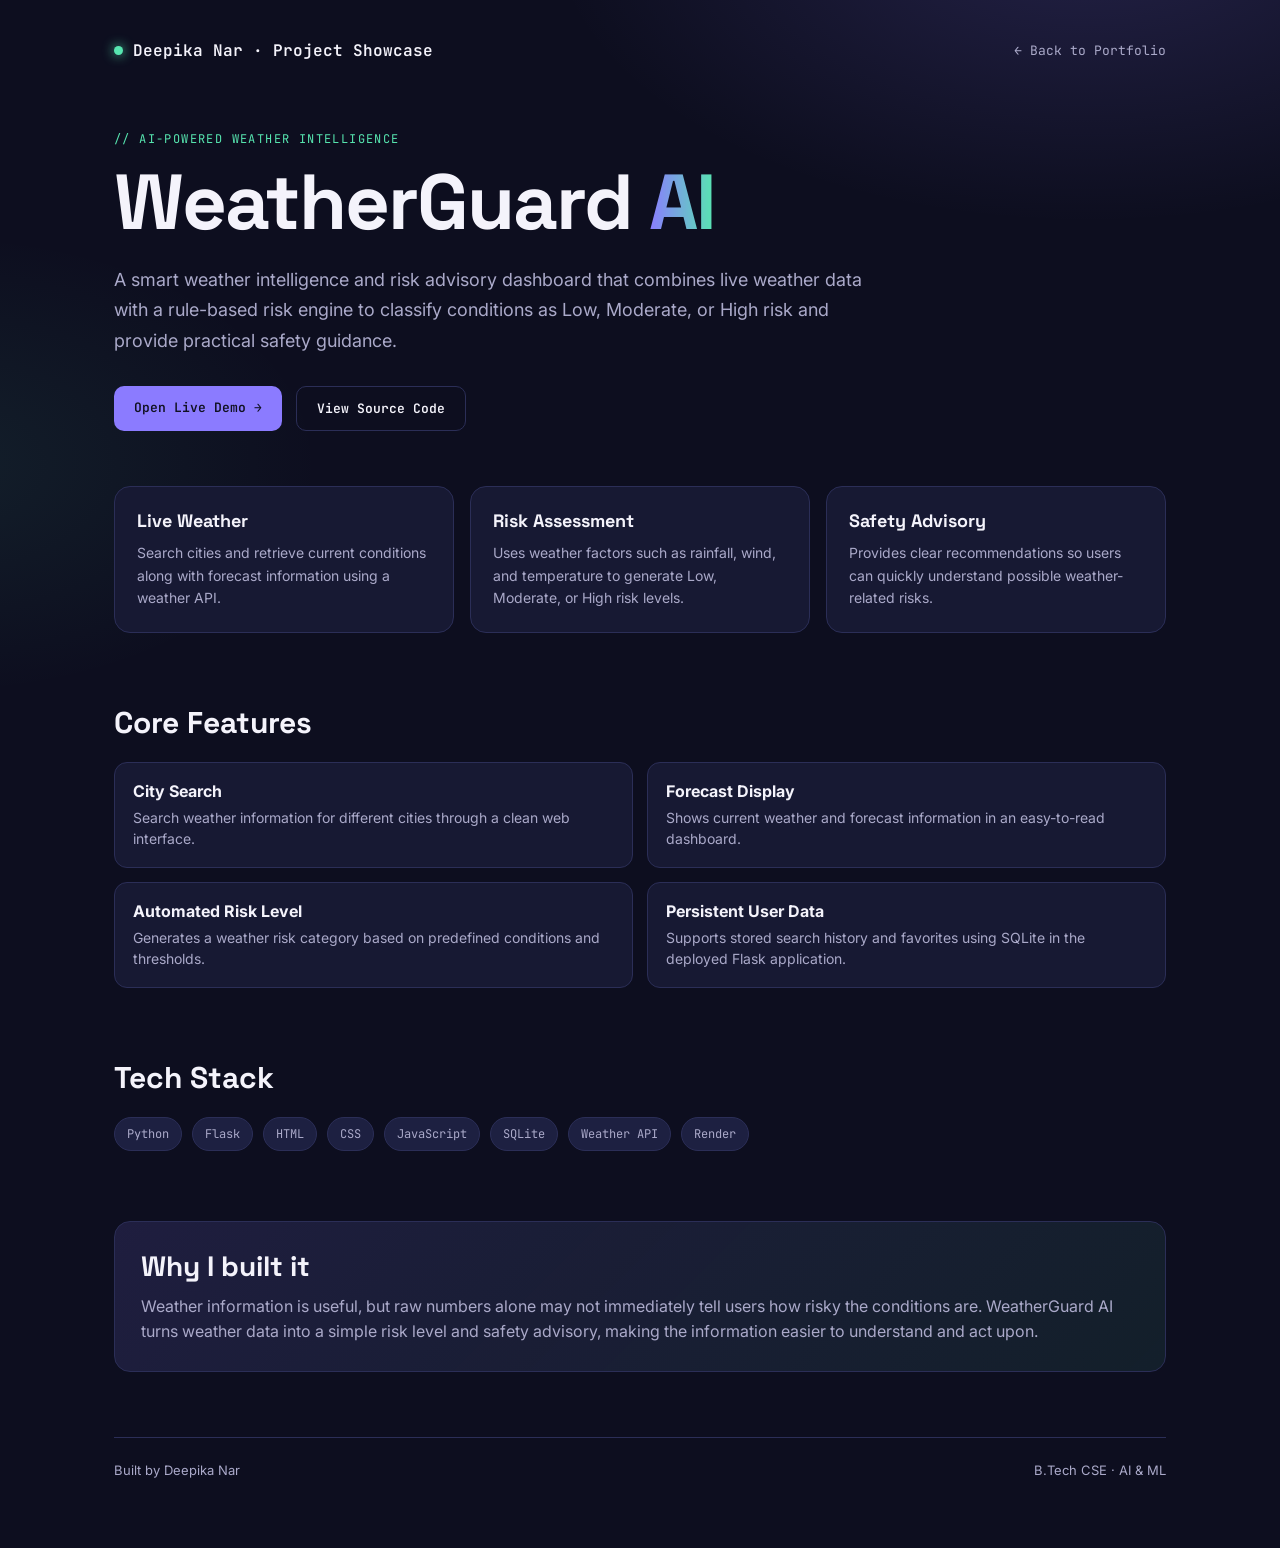
<file: index(1).html>
<!DOCTYPE html>
<html lang="en">
<head>
  <meta charset="UTF-8" />
  <meta name="viewport" content="width=device-width, initial-scale=1.0" />
  <title>WeatherGuard AI — Project Showcase</title>
  <meta name="description" content="WeatherGuard AI — Smart Weather Intelligence & Risk Advisory Dashboard by Deepika Nar." />
  <link rel="preconnect" href="https://fonts.googleapis.com">
  <link rel="preconnect" href="https://fonts.gstatic.com" crossorigin>
  <link href="https://fonts.googleapis.com/css2?family=Inter:wght@400;500;600;700&family=Space+Grotesk:wght@500;600;700&family=JetBrains+Mono:wght@400;500;600&display=swap" rel="stylesheet">
  <style>
    :root{
      --bg:#0d0e1f;
      --surface:#171933;
      --surface2:#1d2041;
      --line:#2b2e57;
      --violet:#8b7bff;
      --mint:#57e6b0;
      --amber:#ffc857;
      --text:#f4f3fb;
      --muted:#aaa9c9;
      --mono:'JetBrains Mono', monospace;
      --display:'Space Grotesk', sans-serif;
      --body:'Inter', sans-serif;
    }
    *{box-sizing:border-box;margin:0;padding:0}
    body{
      font-family:var(--body);
      color:var(--text);
      background:
        radial-gradient(900px 500px at 85% -5%, rgba(139,123,255,.18), transparent 60%),
        radial-gradient(700px 420px at -5% 30%, rgba(87,230,176,.08), transparent 55%),
        var(--bg);
      min-height:100vh;
    }
    a{text-decoration:none;color:inherit}
    .wrap{max-width:1100px;margin:auto;padding:40px 24px 70px}
    .topbar{
      display:flex;justify-content:space-between;align-items:center;
      gap:20px;margin-bottom:70px;flex-wrap:wrap
    }
    .brand{
      display:flex;align-items:center;gap:10px;
      font-family:var(--mono);font-weight:600
    }
    .dot{width:9px;height:9px;border-radius:50%;background:var(--mint);box-shadow:0 0 12px var(--mint)}
    .back{font-family:var(--mono);font-size:13px;color:var(--muted)}
    .back:hover{color:var(--mint)}
    .eyebrow{
      font-family:var(--mono);font-size:12px;letter-spacing:1.4px;
      color:var(--mint);text-transform:uppercase;margin-bottom:16px
    }
    h1{
      font-family:var(--display);
      font-size:clamp(42px,7vw,78px);
      line-height:1.02;letter-spacing:-2px;max-width:900px
    }
    .grad{
      background:linear-gradient(90deg,var(--violet),var(--mint));
      -webkit-background-clip:text;background-clip:text;color:transparent
    }
    .lead{
      max-width:760px;margin-top:22px;color:var(--muted);
      font-size:18px;line-height:1.7
    }
    .actions{display:flex;gap:14px;flex-wrap:wrap;margin-top:30px}
    .btn{
      padding:13px 20px;border-radius:10px;font-family:var(--mono);
      font-size:13px;font-weight:600;transition:.2s ease
    }
    .primary{background:var(--violet);color:#101122}
    .primary:hover{transform:translateY(-2px);box-shadow:0 12px 28px rgba(139,123,255,.28)}
    .ghost{border:1px solid var(--line);color:var(--text)}
    .ghost:hover{border-color:var(--mint);transform:translateY(-2px)}
    .grid{
      display:grid;grid-template-columns:repeat(3,1fr);
      gap:16px;margin-top:55px
    }
    .card{
      background:var(--surface);border:1px solid var(--line);
      border-radius:16px;padding:22px
    }
    .card h3{
      font-family:var(--display);font-size:18px;margin-bottom:10px
    }
    .card p{color:var(--muted);font-size:14px;line-height:1.6}
    .section{margin-top:70px}
    .section h2{
      font-family:var(--display);font-size:30px;margin-bottom:20px
    }
    .features{
      display:grid;grid-template-columns:1fr 1fr;gap:14px
    }
    .feature{
      background:var(--surface);border:1px solid var(--line);
      border-radius:13px;padding:18px
    }
    .feature b{display:block;margin-bottom:6px}
    .feature span{color:var(--muted);font-size:14px;line-height:1.5}
    .stack{display:flex;gap:10px;flex-wrap:wrap}
    .tag{
      font-family:var(--mono);font-size:12px;color:var(--muted);
      background:var(--surface2);border:1px solid var(--line);
      border-radius:999px;padding:8px 12px
    }
    .highlight{
      margin-top:70px;padding:26px;border-radius:16px;
      background:linear-gradient(135deg,rgba(139,123,255,.14),rgba(87,230,176,.08));
      border:1px solid var(--line)
    }
    .highlight h2{font-family:var(--display);font-size:28px;margin-bottom:10px}
    .highlight p{color:var(--muted);line-height:1.6}
    footer{
      margin-top:65px;padding-top:24px;border-top:1px solid var(--line);
      display:flex;justify-content:space-between;gap:14px;flex-wrap:wrap;
      color:var(--muted);font-size:13px
    }
    @media(max-width:800px){
      .grid{grid-template-columns:1fr}
      .features{grid-template-columns:1fr}
      .topbar{margin-bottom:45px}
    }
  </style>
</head>
<body>
  <main class="wrap">
    <div class="topbar">
      <div class="brand"><span class="dot"></span>Deepika Nar · Project Showcase</div>
      <a class="back" href="https://deepika2753.github.io/deepika-portfolio/" target="_blank" rel="noopener">← Back to Portfolio</a>
    </div>

    <section>
      <div class="eyebrow">// AI-powered weather intelligence</div>
      <h1>WeatherGuard <span class="grad">AI</span></h1>
      <p class="lead">
        A smart weather intelligence and risk advisory dashboard that combines live weather data
        with a rule-based risk engine to classify conditions as Low, Moderate, or High risk and
        provide practical safety guidance.
      </p>

      <div class="actions">
        <a class="btn primary" href="https://project-1-weatherguard-ai-2.onrender.com/" target="_blank" rel="noopener">Open Live Demo →</a>
        <a class="btn ghost" href="https://github.com/Deepika2753/WeatherGuard-AI" target="_blank" rel="noopener">View Source Code</a>
      </div>
    </section>

    <section class="grid">
      <div class="card">
        <h3>Live Weather</h3>
        <p>Search cities and retrieve current conditions along with forecast information using a weather API.</p>
      </div>
      <div class="card">
        <h3>Risk Assessment</h3>
        <p>Uses weather factors such as rainfall, wind, and temperature to generate Low, Moderate, or High risk levels.</p>
      </div>
      <div class="card">
        <h3>Safety Advisory</h3>
        <p>Provides clear recommendations so users can quickly understand possible weather-related risks.</p>
      </div>
    </section>

    <section class="section">
      <h2>Core Features</h2>
      <div class="features">
        <div class="feature">
          <b>City Search</b>
          <span>Search weather information for different cities through a clean web interface.</span>
        </div>
        <div class="feature">
          <b>Forecast Display</b>
          <span>Shows current weather and forecast information in an easy-to-read dashboard.</span>
        </div>
        <div class="feature">
          <b>Automated Risk Level</b>
          <span>Generates a weather risk category based on predefined conditions and thresholds.</span>
        </div>
        <div class="feature">
          <b>Persistent User Data</b>
          <span>Supports stored search history and favorites using SQLite in the deployed Flask application.</span>
        </div>
      </div>
    </section>

    <section class="section">
      <h2>Tech Stack</h2>
      <div class="stack">
        <span class="tag">Python</span>
        <span class="tag">Flask</span>
        <span class="tag">HTML</span>
        <span class="tag">CSS</span>
        <span class="tag">JavaScript</span>
        <span class="tag">SQLite</span>
        <span class="tag">Weather API</span>
        <span class="tag">Render</span>
      </div>
    </section>

    <section class="highlight">
      <h2>Why I built it</h2>
      <p>
        Weather information is useful, but raw numbers alone may not immediately tell users how risky
        the conditions are. WeatherGuard AI turns weather data into a simple risk level and safety
        advisory, making the information easier to understand and act upon.
      </p>
    </section>

    <footer>
      <span>Built by Deepika Nar</span>
      <span>B.Tech CSE · AI & ML</span>
    </footer>
  </main>
</body>
</html>
</file>
